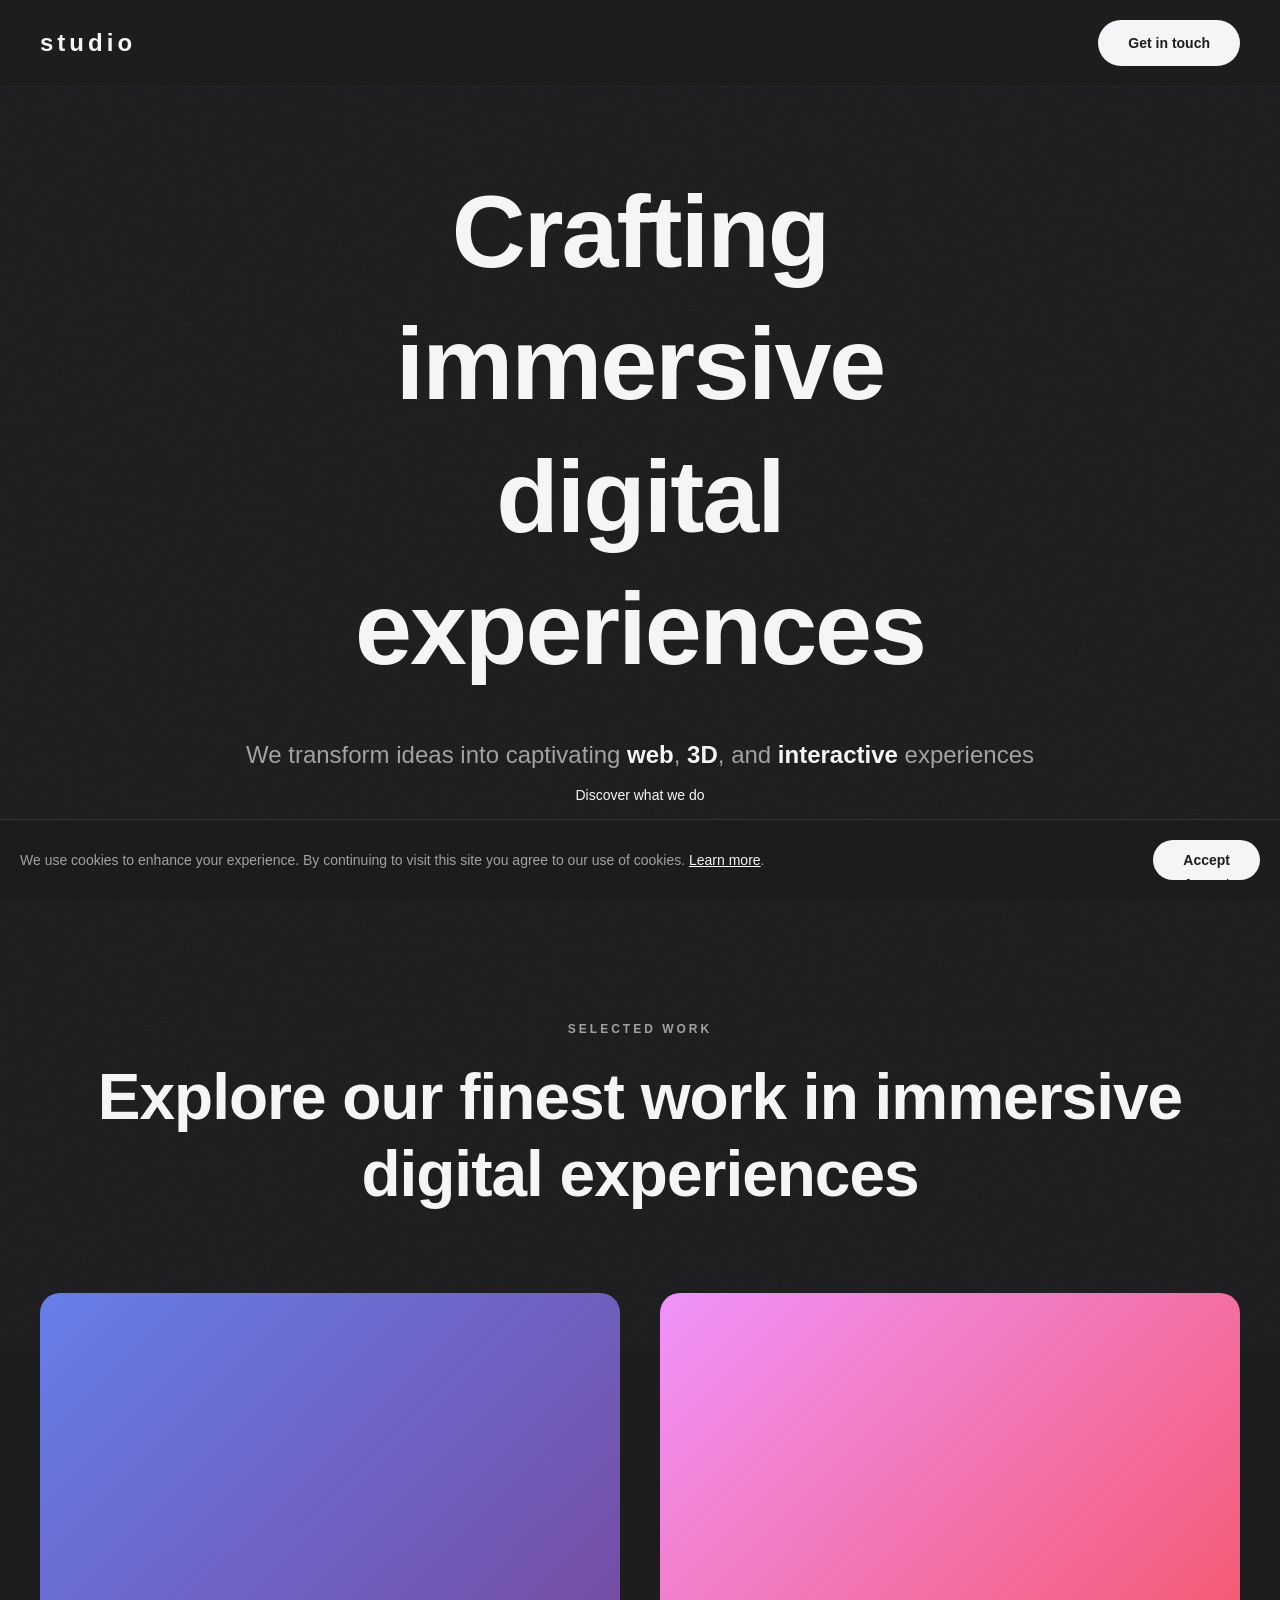
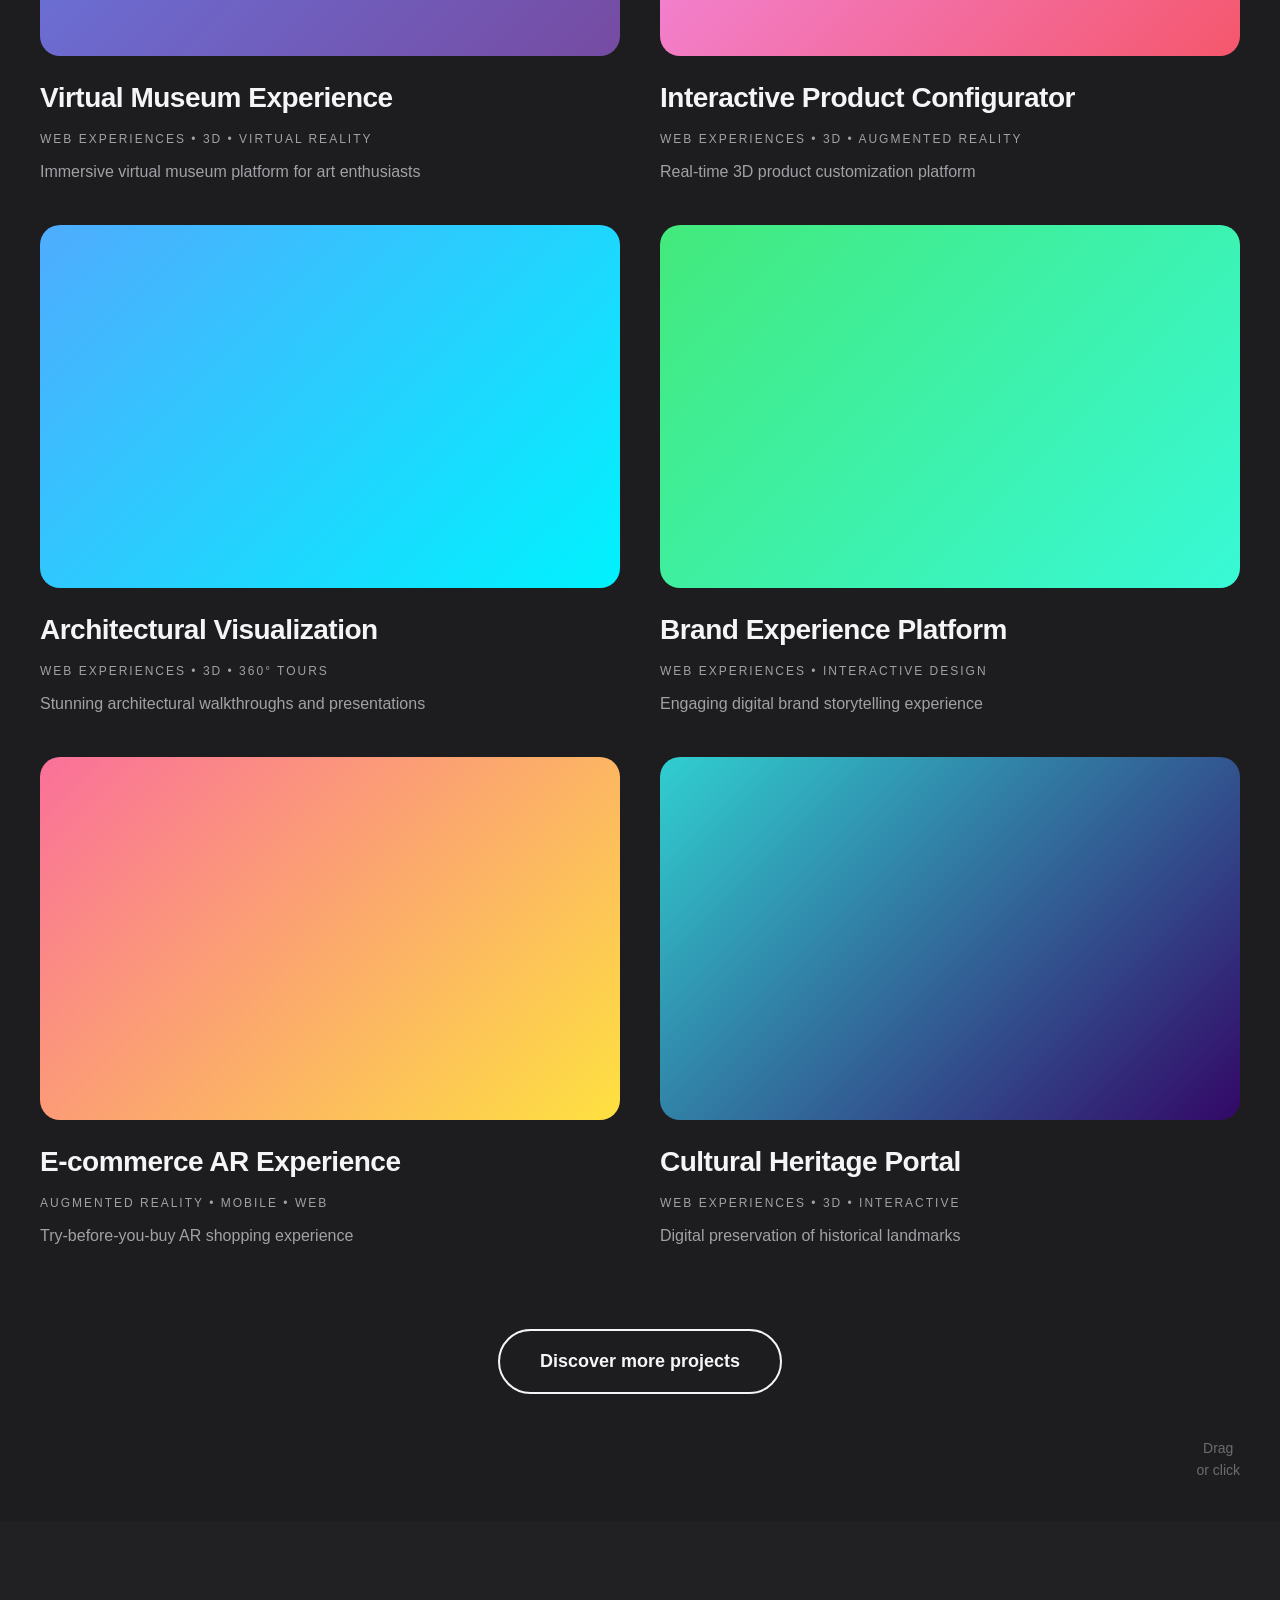
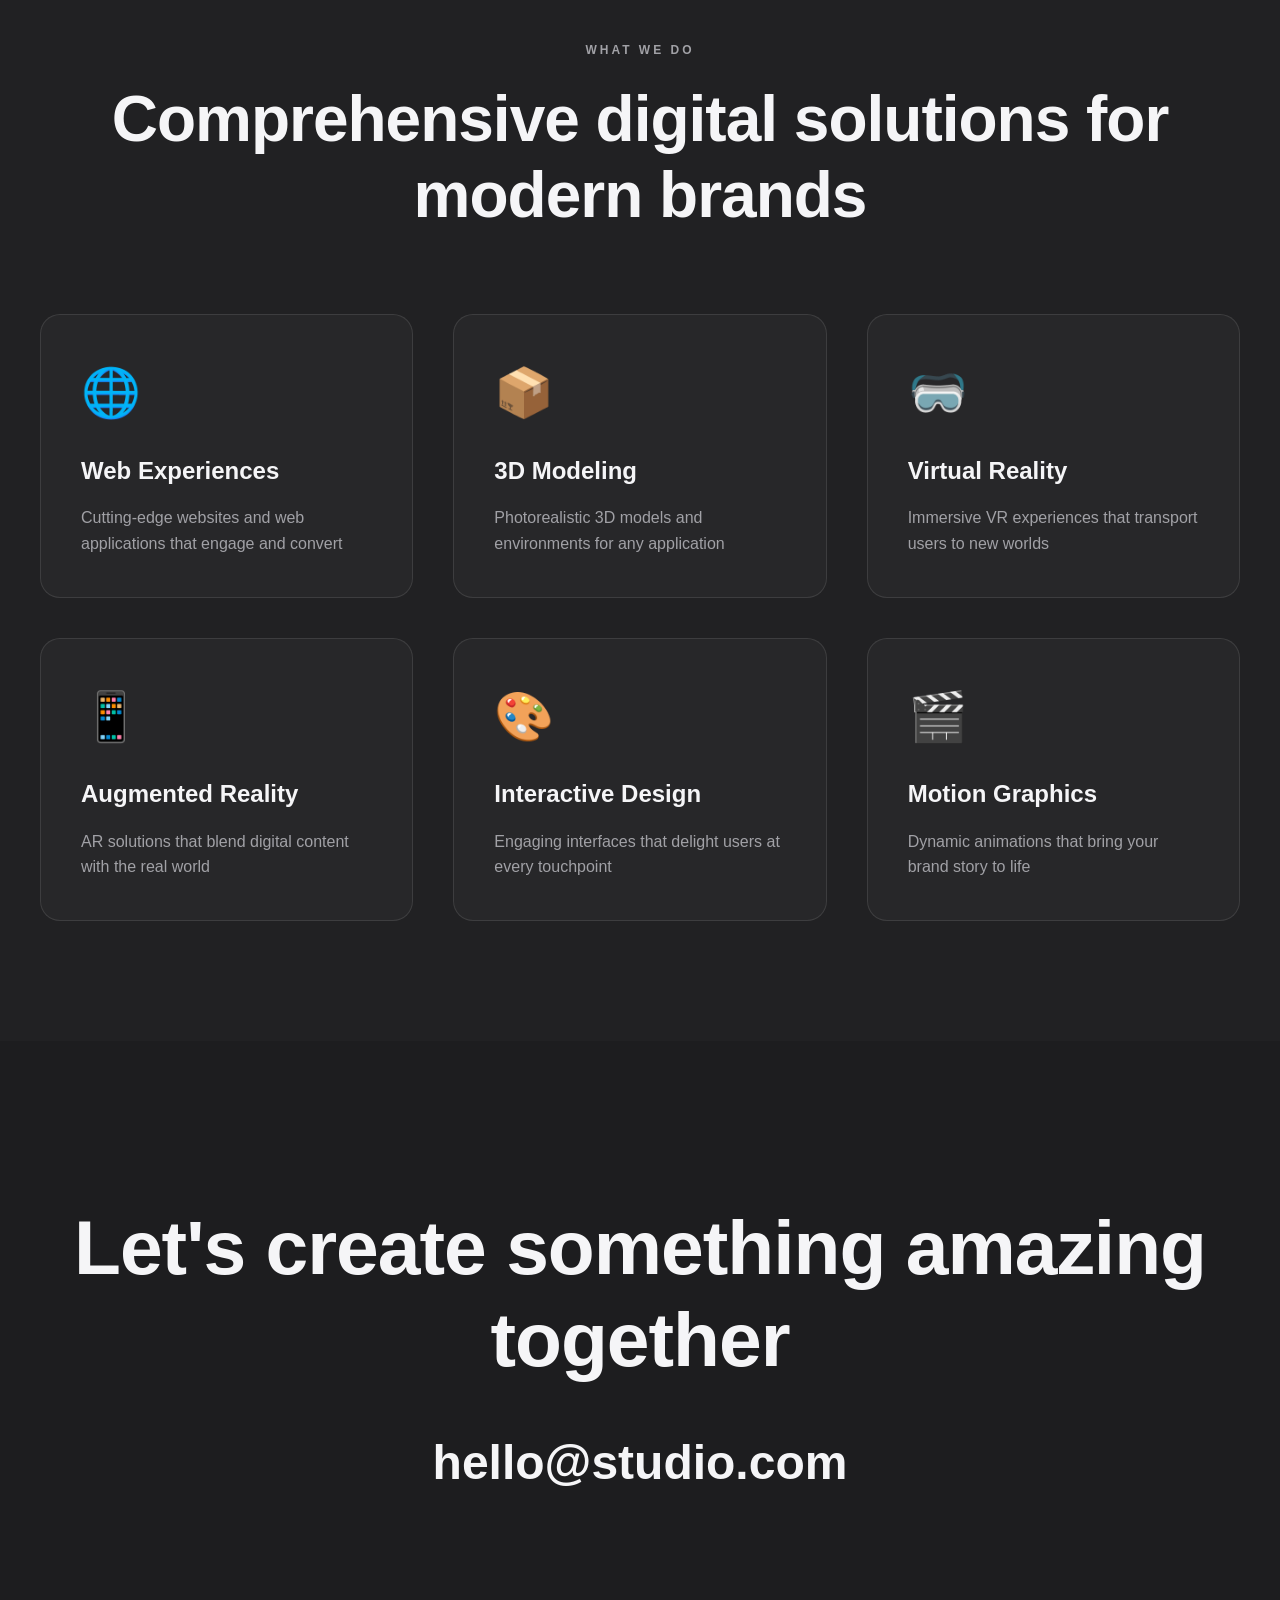
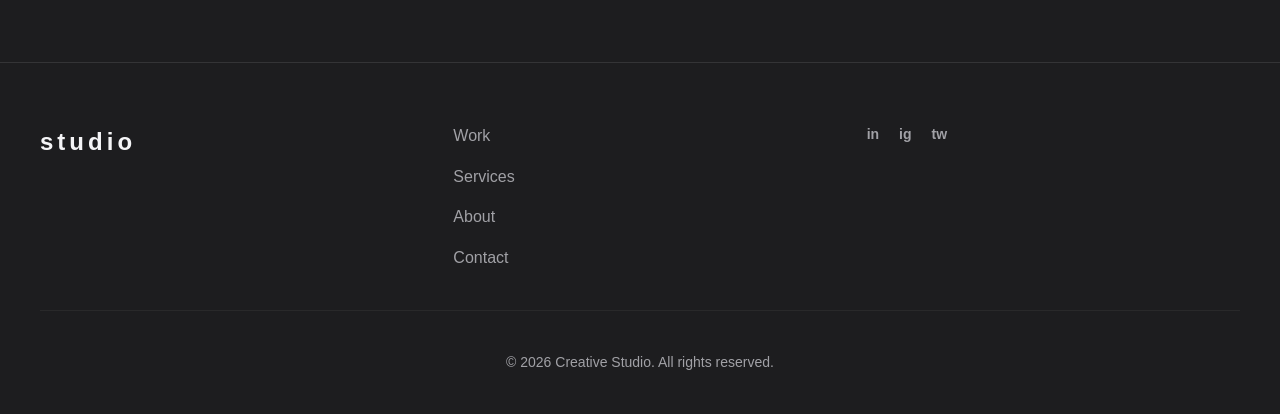
<file: index.html>
<!DOCTYPE html>
<html lang="en">
<head>
    <meta charset="UTF-8">
    <meta name="viewport" content="width=device-width, initial-scale=1.0">
    <title>Creative Studio | Immersive Digital Experiences</title>
    <link rel="stylesheet" href="styles.css">
    <link rel="stylesheet" href="enhanced-animations.css">
</head>
<body data-scroll-container>
    <!-- Cookie Notice -->
    <div class="cookie-notice" id="cookieNotice">
        <p>We use cookies to enhance your experience. By continuing to visit this site you agree to our use of cookies. <a href="#">Learn more</a>.</p>
        <button class="cookie-btn" id="cookieAccept">
            <span>Accept</span>
            <span>Accept</span>
        </button>
    </div>

    <!-- Navigation -->
    <nav class="main-nav">
        <a href="#" class="logo">
            <span>s</span>
            <span>t</span>
            <span>u</span>
            <span>d</span>
            <span>i</span>
            <span>o</span>
        </a>
        
        <button class="menu-toggle" id="menuToggle" aria-label="Toggle menu">
            <span></span>
            <span></span>
            <span></span>
        </button>
        
        <div class="nav-overlay" id="navOverlay">
            <a href="#" class="logo-overlay">
                <span>s</span>
                <span>t</span>
                <span>u</span>
                <span>d</span>
                <span>i</span>
                <span>o</span>
            </a>
            
            <div class="nav-links">
                <a href="#work" class="nav-link">
                    <span>w</span><span>o</span><span>r</span><span>k</span>
                    <span>w</span><span>o</span><span>r</span><span>k</span>
                    <span class="count">24</span>
                </a>
                <a href="#services" class="nav-link">
                    <span>s</span><span>e</span><span>r</span><span>v</span><span>i</span><span>c</span><span>e</span><span>s</span>
                    <span>s</span><span>e</span><span>r</span><span>v</span><span>i</span><span>c</span><span>e</span><span>s</span>
                </a>
                <a href="#about" class="nav-link">
                    <span>a</span><span>b</span><span>o</span><span>u</span><span>t</span>
                    <span>a</span><span>b</span><span>o</span><span>u</span><span>t</span>
                </a>
                <a href="#contact" class="nav-link">
                    <span>c</span><span>o</span><span>n</span><span>t</span><span>a</span><span>c</span><span>t</span>
                    <span>c</span><span>o</span><span>n</span><span>t</span><span>a</span><span>c</span><span>t</span>
                </a>
            </div>
            
            <div class="contact-info">
                <h4>GET IN TOUCH</h4>
                <a href="mailto:hello@studio.com">hello@studio.com</a>
                <a href="tel:+1234567890">+1 (234) 567-890</a>
                <a href="#" target="_blank">123 Creative Street<br>New York, NY 10001</a>
            </div>
        </div>
        
        <a href="#contact" class="cta-button">
            <span>Get in touch</span>
            <span>Get in touch</span>
        </a>
    </nav>

    <main>
        <!-- Hero Section -->
        <section class="hero" data-scroll-section>
            <div class="hero-background">
                <div class="grain"></div>
            </div>
            <div class="hero-content" data-scroll data-scroll-speed="-2">
                <h1 class="hero-title">
                    <span class="line">
                        <span class="word">Crafting</span>
                    </span>
                    <span class="line">
                        <span class="word">immersive</span>
                    </span>
                    <span class="line">
                        <span class="word">digital</span>
                    </span>
                    <span class="line">
                        <span class="word">experiences</span>
                    </span>
                </h1>
                
                <div class="hero-subtitle">
                    <p>We transform ideas into captivating <span class="highlight">web</span>, <span class="highlight">3D</span>, and <span class="highlight">interactive</span> experiences</p>
                </div>
            </div>
            
            <a href="#services" class="scroll-indicator" data-scroll data-scroll-speed="1">
                <span class="scroll-text">Discover what we do</span>
                <span class="scroll-text">Discover what we do</span>
                <svg class="arrow" viewBox="0 0 24 24" fill="none" stroke="currentColor">
                    <path d="M12 5v14M19 12l-7 7-7-7"/>
                </svg>
            </a>
        </section>

        <!-- Work Section -->
        <section class="work-section" id="work" data-scroll-section>
            <div class="section-header">
                <h3 class="section-label">SELECTED WORK</h3>
                <h2 class="section-title">
                    Explore our finest work in <span class="highlight">immersive</span> digital experiences
                </h2>
            </div>
            
            <div class="work-grid">
                <div class="work-item" data-scroll>
                    <a href="#" class="work-link">
                        <div class="work-image">
                            <div class="image-placeholder" style="background: linear-gradient(135deg, #667eea 0%, #764ba2 100%);"></div>
                        </div>
                        <div class="work-info">
                            <h3>Virtual Museum Experience</h3>
                            <p class="work-category">WEB EXPERIENCES • 3D • VIRTUAL REALITY</p>
                            <p class="work-description">Immersive virtual museum platform for art enthusiasts</p>
                        </div>
                    </a>
                </div>
                
                <div class="work-item" data-scroll>
                    <a href="#" class="work-link">
                        <div class="work-image">
                            <div class="image-placeholder" style="background: linear-gradient(135deg, #f093fb 0%, #f5576c 100%);"></div>
                        </div>
                        <div class="work-info">
                            <h3>Interactive Product Configurator</h3>
                            <p class="work-category">WEB EXPERIENCES • 3D • AUGMENTED REALITY</p>
                            <p class="work-description">Real-time 3D product customization platform</p>
                        </div>
                    </a>
                </div>
                
                <div class="work-item" data-scroll>
                    <a href="#" class="work-link">
                        <div class="work-image">
                            <div class="image-placeholder" style="background: linear-gradient(135deg, #4facfe 0%, #00f2fe 100%);"></div>
                        </div>
                        <div class="work-info">
                            <h3>Architectural Visualization</h3>
                            <p class="work-category">WEB EXPERIENCES • 3D • 360° TOURS</p>
                            <p class="work-description">Stunning architectural walkthroughs and presentations</p>
                        </div>
                    </a>
                </div>
                
                <div class="work-item" data-scroll>
                    <a href="#" class="work-link">
                        <div class="work-image">
                            <div class="image-placeholder" style="background: linear-gradient(135deg, #43e97b 0%, #38f9d7 100%);"></div>
                        </div>
                        <div class="work-info">
                            <h3>Brand Experience Platform</h3>
                            <p class="work-category">WEB EXPERIENCES • INTERACTIVE DESIGN</p>
                            <p class="work-description">Engaging digital brand storytelling experience</p>
                        </div>
                    </a>
                </div>
                
                <div class="work-item" data-scroll>
                    <a href="#" class="work-link">
                        <div class="work-image">
                            <div class="image-placeholder" style="background: linear-gradient(135deg, #fa709a 0%, #fee140 100%);"></div>
                        </div>
                        <div class="work-info">
                            <h3>E-commerce AR Experience</h3>
                            <p class="work-category">AUGMENTED REALITY • MOBILE • WEB</p>
                            <p class="work-description">Try-before-you-buy AR shopping experience</p>
                        </div>
                    </a>
                </div>
                
                <div class="work-item" data-scroll>
                    <a href="#" class="work-link">
                        <div class="work-image">
                            <div class="image-placeholder" style="background: linear-gradient(135deg, #30cfd0 0%, #330867 100%);"></div>
                        </div>
                        <div class="work-info">
                            <h3>Cultural Heritage Portal</h3>
                            <p class="work-category">WEB EXPERIENCES • 3D • INTERACTIVE</p>
                            <p class="work-description">Digital preservation of historical landmarks</p>
                        </div>
                    </a>
                </div>
            </div>
            
            <div class="work-cta">
                <a href="#" class="cta-link">
                    <span>Discover more projects</span>
                    <span>Discover more projects</span>
                </a>
            </div>
            
            <div class="drag-hint">
                <span>Drag</span>
                <br>
                <span>or click</span>
            </div>
        </section>

        <!-- Services Section -->
        <section class="services-section" id="services">
            <div class="section-header">
                <h3 class="section-label">WHAT WE DO</h3>
                <h2 class="section-title">
                    Comprehensive <span class="highlight">digital solutions</span> for modern brands
                </h2>
            </div>
            
            <div class="services-grid">
                <div class="service-card" data-scroll>
                    <div class="service-icon">🌐</div>
                    <h3>Web Experiences</h3>
                    <p>Cutting-edge websites and web applications that engage and convert</p>
                </div>
                
                <div class="service-card" data-scroll>
                    <div class="service-icon">📦</div>
                    <h3>3D Modeling</h3>
                    <p>Photorealistic 3D models and environments for any application</p>
                </div>
                
                <div class="service-card" data-scroll>
                    <div class="service-icon">🥽</div>
                    <h3>Virtual Reality</h3>
                    <p>Immersive VR experiences that transport users to new worlds</p>
                </div>
                
                <div class="service-card" data-scroll>
                    <div class="service-icon">📱</div>
                    <h3>Augmented Reality</h3>
                    <p>AR solutions that blend digital content with the real world</p>
                </div>
                
                <div class="service-card" data-scroll>
                    <div class="service-icon">🎨</div>
                    <h3>Interactive Design</h3>
                    <p>Engaging interfaces that delight users at every touchpoint</p>
                </div>
                
                <div class="service-card" data-scroll>
                    <div class="service-icon">🎬</div>
                    <h3>Motion Graphics</h3>
                    <p>Dynamic animations that bring your brand story to life</p>
                </div>
            </div>
        </section>

        <!-- Contact Section -->
        <section class="contact-section" id="contact">
            <div class="contact-content">
                <h2>Let's create something <span class="highlight">amazing</span> together</h2>
                <a href="mailto:hello@studio.com" class="contact-email">hello@studio.com</a>
            </div>
        </section>
    </main>

    <!-- Footer -->
    <footer class="main-footer">
        <div class="footer-content">
            <div class="footer-brand">
                <a href="#" class="footer-logo">
                    <span>s</span><span>t</span><span>u</span><span>d</span><span>i</span><span>o</span>
                </a>
            </div>
            <div class="footer-links">
                <a href="#work">Work</a>
                <a href="#services">Services</a>
                <a href="#about">About</a>
                <a href="#contact">Contact</a>
            </div>
            <div class="footer-social">
                <a href="#" aria-label="LinkedIn">in</a>
                <a href="#" aria-label="Instagram">ig</a>
                <a href="#" aria-label="Twitter">tw</a>
            </div>
        </div>
        <div class="footer-bottom">
            <p>&copy; 2026 Creative Studio. All rights reserved.</p>
        </div>
    </footer>

    <script src="script.js"></script>
    <script src="enhanced-script.js"></script>
</body>
</html>
</file>
<file: styles.css>
/* ========================================
   CSS RESET & BASE STYLES
   ======================================== */

* {
    margin: 0;
    padding: 0;
    box-sizing: border-box;
}

:root {
    --color-bg: #1d1d1f;
    --color-text: #f5f5f7;
    --color-text-secondary: #a1a1a6;
    --color-accent: #0071e3;
    --color-highlight: #06c;
    --font-primary: -apple-system, BlinkMacSystemFont, 'Segoe UI', Roboto, 'Helvetica Neue', Arial, sans-serif;
    --transition-smooth: cubic-bezier(0.4, 0, 0.2, 1);
    --transition-bounce: cubic-bezier(0.68, -0.55, 0.265, 1.55);
}

html {
    scroll-behavior: smooth;
    overflow-x: hidden;
}

body {
    font-family: var(--font-primary);
    background-color: var(--color-bg);
    color: var(--color-text);
    line-height: 1.6;
    overflow-x: hidden;
    -webkit-font-smoothing: antialiased;
    -moz-osx-font-smoothing: grayscale;
}

/* ========================================
   COOKIE NOTICE
   ======================================== */

.cookie-notice {
    position: fixed;
    bottom: 0;
    left: 0;
    right: 0;
    background: rgba(29, 29, 31, 0.95);
    backdrop-filter: blur(20px);
    padding: 20px;
    display: flex;
    justify-content: space-between;
    align-items: center;
    gap: 20px;
    z-index: 9999;
    border-top: 1px solid rgba(255, 255, 255, 0.1);
    transform: translateY(100%);
    animation: slideUp 0.6s var(--transition-smooth) forwards;
    animation-delay: 1s;
}

.cookie-notice.hidden {
    animation: slideDown 0.4s var(--transition-smooth) forwards;
}

.cookie-notice p {
    font-size: 14px;
    color: var(--color-text-secondary);
    margin: 0;
}

.cookie-notice a {
    color: var(--color-text);
    text-decoration: underline;
}

.cookie-btn {
    position: relative;
    padding: 12px 30px;
    background: var(--color-text);
    color: var(--color-bg);
    border: none;
    border-radius: 50px;
    font-size: 14px;
    font-weight: 600;
    cursor: pointer;
    overflow: hidden;
    transition: transform 0.3s var(--transition-smooth);
}

.cookie-btn span {
    display: block;
    transition: transform 0.3s var(--transition-smooth);
}

.cookie-btn span:last-child {
    position: absolute;
    top: 50%;
    left: 50%;
    transform: translate(-50%, 100%);
}

.cookie-btn:hover span:first-child {
    transform: translateY(-100%);
}

.cookie-btn:hover span:last-child {
    transform: translate(-50%, -50%);
}

.cookie-btn:active {
    transform: scale(0.95);
}

/* ========================================
   NAVIGATION
   ======================================== */

.main-nav {
    position: fixed;
    top: 0;
    left: 0;
    right: 0;
    padding: 20px 40px;
    display: flex;
    justify-content: space-between;
    align-items: center;
    z-index: 1000;
    background: rgba(29, 29, 31, 0.8);
    backdrop-filter: blur(20px);
    border-bottom: 1px solid rgba(255, 255, 255, 0.05);
    transition: transform 0.3s var(--transition-smooth);
}

.main-nav.hidden {
    transform: translateY(-100%);
}

.logo {
    font-size: 24px;
    font-weight: 700;
    text-decoration: none;
    color: var(--color-text);
    letter-spacing: 2px;
    display: flex;
    gap: 2px;
}

.logo span {
    display: inline-block;
    transition: transform 0.3s var(--transition-bounce);
}

.logo:hover span {
    animation: bounceLetters 0.6s var(--transition-bounce);
}

.logo span:nth-child(1) { animation-delay: 0s; }
.logo span:nth-child(2) { animation-delay: 0.05s; }
.logo span:nth-child(3) { animation-delay: 0.1s; }
.logo span:nth-child(4) { animation-delay: 0.15s; }
.logo span:nth-child(5) { animation-delay: 0.2s; }
.logo span:nth-child(6) { animation-delay: 0.25s; }

.menu-toggle {
    display: none;
    flex-direction: column;
    gap: 6px;
    background: none;
    border: none;
    cursor: pointer;
    padding: 10px;
    z-index: 1001;
}

.menu-toggle span {
    width: 30px;
    height: 2px;
    background: var(--color-text);
    transition: all 0.3s var(--transition-smooth);
}

.menu-toggle.active span:nth-child(1) {
    transform: rotate(45deg) translate(8px, 8px);
}

.menu-toggle.active span:nth-child(2) {
    opacity: 0;
}

.menu-toggle.active span:nth-child(3) {
    transform: rotate(-45deg) translate(8px, -8px);
}

.cta-button {
    position: relative;
    padding: 12px 30px;
    background: var(--color-text);
    color: var(--color-bg);
    text-decoration: none;
    border-radius: 50px;
    font-size: 14px;
    font-weight: 600;
    overflow: hidden;
    transition: transform 0.3s var(--transition-smooth);
}

.cta-button span {
    display: block;
    transition: transform 0.3s var(--transition-smooth);
}

.cta-button span:last-child {
    position: absolute;
    top: 50%;
    left: 50%;
    transform: translate(-50%, 100%);
}

.cta-button:hover span:first-child {
    transform: translateY(-100%);
}

.cta-button:hover span:last-child {
    transform: translate(-50%, -50%);
}

.cta-button:active {
    transform: scale(0.95);
}

/* ========================================
   NAV OVERLAY
   ======================================== */

.nav-overlay {
    position: fixed;
    top: 0;
    left: 0;
    width: 100%;
    height: 100vh;
    background: var(--color-bg);
    z-index: 999;
    display: flex;
    flex-direction: column;
    justify-content: center;
    align-items: center;
    opacity: 0;
    visibility: hidden;
    transition: opacity 0.5s var(--transition-smooth), visibility 0.5s;
}

.nav-overlay.active {
    opacity: 1;
    visibility: visible;
}

.logo-overlay {
    position: absolute;
    top: 20px;
    left: 40px;
    font-size: 24px;
    font-weight: 700;
    text-decoration: none;
    color: var(--color-text);
    letter-spacing: 2px;
    display: flex;
    gap: 2px;
}

.nav-links {
    display: flex;
    flex-direction: column;
    gap: 20px;
    margin-bottom: 60px;
}

.nav-link {
    position: relative;
    font-size: 48px;
    font-weight: 700;
    text-decoration: none;
    color: var(--color-text);
    letter-spacing: 4px;
    overflow: hidden;
    display: inline-block;
    padding: 10px 0;
}

.nav-link span {
    display: inline-block;
    transition: transform 0.3s var(--transition-smooth);
}

.nav-link .count {
    font-size: 24px;
    color: var(--color-text-secondary);
    margin-left: 10px;
}

.nav-link:hover span {
    animation: wave 0.6s var(--transition-smooth);
}

.contact-info {
    text-align: center;
}

.contact-info h4 {
    font-size: 12px;
    letter-spacing: 2px;
    color: var(--color-text-secondary);
    margin-bottom: 20px;
}

.contact-info a {
    display: block;
    color: var(--color-text);
    text-decoration: none;
    margin: 10px 0;
    transition: color 0.3s var(--transition-smooth);
}

.contact-info a:hover {
    color: var(--color-highlight);
}

/* ========================================
   HERO SECTION
   ======================================== */

.hero {
    min-height: 100vh;
    display: flex;
    flex-direction: column;
    justify-content: center;
    align-items: center;
    padding: 100px 40px 60px;
    position: relative;
    overflow: hidden;
}

.hero-content {
    max-width: 1200px;
    text-align: center;
    z-index: 1;
}

.hero-title {
    font-size: clamp(40px, 8vw, 120px);
    font-weight: 800;
    line-height: 1.1;
    margin-bottom: 40px;
    letter-spacing: -2px;
}

.hero-title .line {
    display: block;
    overflow: hidden;
    padding: 10px 0;
}

.hero-title .word {
    display: inline-block;
    opacity: 0;
    transform: translateY(100%);
    animation: slideUpFade 1s var(--transition-smooth) forwards;
}

.hero-title .line:nth-child(1) .word { animation-delay: 0.1s; }
.hero-title .line:nth-child(2) .word { animation-delay: 0.3s; }
.hero-title .line:nth-child(3) .word { animation-delay: 0.5s; }
.hero-title .line:nth-child(4) .word { animation-delay: 0.7s; }

.hero-subtitle {
    font-size: clamp(18px, 3vw, 24px);
    color: var(--color-text-secondary);
    max-width: 800px;
    margin: 0 auto;
    opacity: 0;
    animation: fadeIn 1s var(--transition-smooth) forwards;
    animation-delay: 1s;
}

.highlight {
    color: var(--color-text);
    font-weight: 600;
    position: relative;
    display: inline-block;
}

.highlight::after {
    content: '';
    position: absolute;
    bottom: 0;
    left: 0;
    width: 0;
    height: 2px;
    background: var(--color-highlight);
    transition: width 0.6s var(--transition-smooth);
}

.hero-subtitle:hover .highlight::after {
    width: 100%;
}

.scroll-indicator {
    position: absolute;
    bottom: 60px;
    left: 50%;
    transform: translateX(-50%);
    display: flex;
    flex-direction: column;
    align-items: center;
    gap: 10px;
    text-decoration: none;
    color: var(--color-text);
    font-size: 14px;
    opacity: 0;
    animation: fadeIn 1s var(--transition-smooth) forwards;
    animation-delay: 1.5s;
}

.scroll-indicator .scroll-text {
    transition: transform 0.3s var(--transition-smooth);
}

.scroll-indicator .scroll-text:last-of-type {
    position: absolute;
    transform: translateY(100%);
    opacity: 0;
}

.scroll-indicator:hover .scroll-text:first-of-type {
    transform: translateY(-100%);
    opacity: 0;
}

.scroll-indicator:hover .scroll-text:last-of-type {
    transform: translateY(0);
    opacity: 1;
}

.scroll-indicator .arrow {
    width: 24px;
    height: 24px;
    animation: bounce 2s infinite;
}

.floating-cursor {
    position: fixed;
    width: 20px;
    height: 20px;
    border: 2px solid var(--color-text);
    border-radius: 50%;
    pointer-events: none;
    z-index: 9999;
    transition: transform 0.2s var(--transition-smooth), opacity 0.2s;
    opacity: 0;
    mix-blend-mode: difference;
}

.floating-cursor.active {
    transform: scale(3);
    opacity: 1;
}

/* ========================================
   WORK SECTION
   ======================================== */

.work-section {
    padding: 120px 40px;
    position: relative;
}

.section-header {
    max-width: 1200px;
    margin: 0 auto 80px;
    text-align: center;
}

.section-label {
    font-size: 12px;
    letter-spacing: 3px;
    color: var(--color-text-secondary);
    margin-bottom: 20px;
}

.section-title {
    font-size: clamp(32px, 5vw, 64px);
    font-weight: 700;
    line-height: 1.2;
    letter-spacing: -1px;
}

.work-grid {
    max-width: 1400px;
    margin: 0 auto;
    display: grid;
    grid-template-columns: repeat(auto-fit, minmax(400px, 1fr));
    gap: 40px;
}

.work-item {
    opacity: 0;
    transform: translateY(60px);
    transition: opacity 0.8s var(--transition-smooth), transform 0.8s var(--transition-smooth);
}

.work-item.visible {
    opacity: 1;
    transform: translateY(0);
}

.work-link {
    display: block;
    text-decoration: none;
    color: var(--color-text);
    transition: transform 0.3s var(--transition-smooth);
}

.work-link:hover {
    transform: translateY(-10px);
}

.work-image {
    width: 100%;
    aspect-ratio: 16/10;
    border-radius: 20px;
    overflow: hidden;
    margin-bottom: 20px;
    position: relative;
}

.image-placeholder {
    width: 100%;
    height: 100%;
    transition: transform 0.6s var(--transition-smooth);
}

.work-link:hover .image-placeholder {
    transform: scale(1.05);
}

.work-info h3 {
    font-size: 28px;
    font-weight: 700;
    margin-bottom: 10px;
    letter-spacing: -0.5px;
}

.work-category {
    font-size: 12px;
    letter-spacing: 2px;
    color: var(--color-text-secondary);
    margin-bottom: 10px;
}

.work-description {
    font-size: 16px;
    color: var(--color-text-secondary);
    line-height: 1.6;
}

.work-cta {
    text-align: center;
    margin-top: 80px;
}

.cta-link {
    position: relative;
    display: inline-block;
    font-size: 18px;
    font-weight: 600;
    text-decoration: none;
    color: var(--color-text);
    padding: 16px 40px;
    border: 2px solid var(--color-text);
    border-radius: 50px;
    overflow: hidden;
    transition: transform 0.3s var(--transition-smooth);
}

.cta-link span {
    display: block;
    transition: transform 0.3s var(--transition-smooth);
}

.cta-link span:last-child {
    position: absolute;
    top: 50%;
    left: 50%;
    transform: translate(-50%, 100%);
}

.cta-link:hover {
    background: var(--color-text);
    color: var(--color-bg);
}

.cta-link:hover span:first-child {
    transform: translateY(-100%);
}

.cta-link:hover span:last-child {
    transform: translate(-50%, -50%);
}

.cta-link:active {
    transform: scale(0.95);
}

.drag-hint {
    position: absolute;
    bottom: 40px;
    right: 40px;
    font-size: 14px;
    color: var(--color-text-secondary);
    text-align: center;
    opacity: 0.6;
}

/* ========================================
   SERVICES SECTION
   ======================================== */

.services-section {
    padding: 120px 40px;
    background: rgba(255, 255, 255, 0.02);
}

.services-grid {
    max-width: 1200px;
    margin: 0 auto;
    display: grid;
    grid-template-columns: repeat(auto-fit, minmax(300px, 1fr));
    gap: 40px;
}

.service-card {
    padding: 40px;
    background: rgba(255, 255, 255, 0.03);
    border: 1px solid rgba(255, 255, 255, 0.1);
    border-radius: 20px;
    transition: transform 0.3s var(--transition-smooth), background 0.3s var(--transition-smooth);
    opacity: 0;
    transform: translateY(60px);
}

.service-card.visible {
    opacity: 1;
    transform: translateY(0);
}

.service-card:hover {
    transform: translateY(-10px);
    background: rgba(255, 255, 255, 0.05);
}

.service-icon {
    font-size: 48px;
    margin-bottom: 20px;
    display: block;
}

.service-card h3 {
    font-size: 24px;
    font-weight: 700;
    margin-bottom: 15px;
}

.service-card p {
    font-size: 16px;
    color: var(--color-text-secondary);
    line-height: 1.6;
}

/* ========================================
   CONTACT SECTION
   ======================================== */

.contact-section {
    padding: 160px 40px;
    text-align: center;
}

.contact-content h2 {
    font-size: clamp(40px, 6vw, 80px);
    font-weight: 800;
    line-height: 1.2;
    margin-bottom: 40px;
    letter-spacing: -1px;
}

.contact-email {
    font-size: clamp(24px, 4vw, 48px);
    font-weight: 600;
    color: var(--color-text);
    text-decoration: none;
    position: relative;
    display: inline-block;
    transition: color 0.3s var(--transition-smooth);
}

.contact-email::after {
    content: '';
    position: absolute;
    bottom: 0;
    left: 0;
    width: 0;
    height: 3px;
    background: var(--color-highlight);
    transition: width 0.6s var(--transition-smooth);
}

.contact-email:hover {
    color: var(--color-highlight);
}

.contact-email:hover::after {
    width: 100%;
}

/* ========================================
   FOOTER
   ======================================== */

.main-footer {
    padding: 60px 40px 40px;
    border-top: 1px solid rgba(255, 255, 255, 0.1);
}

.footer-content {
    max-width: 1200px;
    margin: 0 auto;
    display: grid;
    grid-template-columns: repeat(auto-fit, minmax(200px, 1fr));
    gap: 40px;
    margin-bottom: 40px;
}

.footer-logo {
    font-size: 24px;
    font-weight: 700;
    text-decoration: none;
    color: var(--color-text);
    letter-spacing: 2px;
    display: flex;
    gap: 2px;
}

.footer-links {
    display: flex;
    flex-direction: column;
    gap: 15px;
}

.footer-links a {
    color: var(--color-text-secondary);
    text-decoration: none;
    transition: color 0.3s var(--transition-smooth);
}

.footer-links a:hover {
    color: var(--color-text);
}

.footer-social {
    display: flex;
    gap: 20px;
}

.footer-social a {
    color: var(--color-text-secondary);
    text-decoration: none;
    font-size: 14px;
    font-weight: 600;
    transition: color 0.3s var(--transition-smooth);
}

.footer-social a:hover {
    color: var(--color-text);
}

.footer-bottom {
    text-align: center;
    padding-top: 40px;
    border-top: 1px solid rgba(255, 255, 255, 0.05);
}

.footer-bottom p {
    font-size: 14px;
    color: var(--color-text-secondary);
}

/* ========================================
   ANIMATIONS
   ======================================== */

@keyframes slideUp {
    from {
        transform: translateY(100%);
    }
    to {
        transform: translateY(0);
    }
}

@keyframes slideDown {
    from {
        transform: translateY(0);
    }
    to {
        transform: translateY(100%);
    }
}

@keyframes bounceLetters {
    0%, 100% {
        transform: translateY(0);
    }
    50% {
        transform: translateY(-10px);
    }
}

@keyframes slideUpFade {
    from {
        opacity: 0;
        transform: translateY(100%);
    }
    to {
        opacity: 1;
        transform: translateY(0);
    }
}

@keyframes fadeIn {
    from {
        opacity: 0;
    }
    to {
        opacity: 1;
    }
}

@keyframes bounce {
    0%, 100% {
        transform: translateY(0);
    }
    50% {
        transform: translateY(-10px);
    }
}

@keyframes wave {
    0%, 100% {
        transform: translateY(0);
    }
    50% {
        transform: translateY(-5px);
    }
}

/* ========================================
   RESPONSIVE
   ======================================== */

@media (max-width: 768px) {
    .main-nav {
        padding: 15px 20px;
    }
    
    .menu-toggle {
        display: flex;
    }
    
    .cta-button {
        display: none;
    }
    
    .hero {
        padding: 80px 20px 40px;
    }
    
    .work-section,
    .services-section {
        padding: 80px 20px;
    }
    
    .work-grid,
    .services-grid {
        grid-template-columns: 1fr;
        gap: 30px;
    }
    
    .contact-section {
        padding: 100px 20px;
    }
    
    .nav-link {
        font-size: 32px;
    }
    
    .drag-hint {
        display: none;
    }
}

@media (max-width: 480px) {
    .cookie-notice {
        flex-direction: column;
        text-align: center;
    }
    
    .footer-content {
        grid-template-columns: 1fr;
        text-align: center;
    }
    
    .footer-social {
        justify-content: center;
    }
}
</file>
<file: enhanced-animations.css>
/* ========================================
   ENHANCED ANIMATIONS & EFFECTS
   Sophisticated animations matching premium portfolios
   ======================================== */

/* Smooth Scroll */
html {
    scroll-behavior: auto;
}

html.lenis {
    height: auto;
}

.lenis.lenis-smooth {
    scroll-behavior: auto;
}

.lenis.lenis-smooth [data-lenis-prevent] {
    overscroll-behavior: contain;
}

.lenis.lenis-stopped {
    overflow: hidden;
}

.lenis.lenis-scrolling iframe {
    pointer-events: none;
}

/* Film Grain Effect */
.grain {
    position: fixed;
    top: -50%;
    left: -50%;
    right: -50%;
    bottom: -50%;
    width: 200%;
    height: 200vh;
    background: transparent url('data:image/svg+xml;utf8,<svg viewBox="0 0 200 200" xmlns="http://www.w3.org/2000/svg"><filter id="noiseFilter"><feTurbulence type="fractalNoise" baseFrequency="3.5" numOctaves="4" stitchTiles="stitch"/></filter><rect width="100%" height="100%" filter="url(%23noiseFilter)"/></svg>') repeat 0 0;
    background-repeat: repeat;
    animation: grain 8s steps(10) infinite;
    opacity: 0.03;
    pointer-events: none;
    z-index: 1;
}

@keyframes grain {
    0%, 100% { transform: translate(0, 0); }
    10% { transform: translate(-5%, -10%); }
    20% { transform: translate(-15%, 5%); }
    30% { transform: translate(7%, -25%); }
    40% { transform: translate(-5%, 25%); }
    50% { transform: translate(-15%, 10%); }
    60% { transform: translate(15%, 0%); }
    70% { transform: translate(0%, 15%); }
    80% { transform: translate(3%, 35%); }
    90% { transform: translate(-10%, 10%); }
}

.hero-background {
    position: absolute;
    top: 0;
    left: 0;
    width: 100%;
    height: 100%;
    overflow: hidden;
    z-index: 0;
}

/* Enhanced Easing Curves */
:root {
    --ease-out-expo: cubic-bezier(0.16, 1, 0.3, 1);
    --ease-out-quart: cubic-bezier(0.25, 1, 0.5, 1);
    --ease-in-out-quart: cubic-bezier(0.76, 0, 0.24, 1);
    --ease-elastic: cubic-bezier(0.68, -0.55, 0.265, 1.55);
}

/* Magnetic Effect Enhancement */
.magnetic {
    transition: transform 0.3s var(--ease-out-quart);
    will-change: transform;
}

.magnetic:hover {
    transform: translateY(-2px);
}

/* Advanced Text Reveal */
.text-reveal {
    overflow: hidden;
    display: inline-block;
}

.text-reveal span {
    display: inline-block;
    will-change: transform;
}

/* Stagger Animation */
@keyframes stagger-fade-in {
    from {
        opacity: 0;
        transform: translateY(30px);
    }
    to {
        opacity: 1;
        transform: translateY(0);
    }
}

.stagger-item {
    animation: stagger-fade-in 0.8s var(--ease-out-expo) both;
}

.stagger-item:nth-child(1) { animation-delay: 0.1s; }
.stagger-item:nth-child(2) { animation-delay: 0.2s; }
.stagger-item:nth-child(3) { animation-delay: 0.3s; }
.stagger-item:nth-child(4) { animation-delay: 0.4s; }
.stagger-item:nth-child(5) { animation-delay: 0.5s; }
.stagger-item:nth-child(6) { animation-delay: 0.6s; }

/* Image Reveal Effect */
.image-reveal {
    position: relative;
    overflow: hidden;
}

.image-reveal::before {
    content: '';
    position: absolute;
    top: 0;
    left: 0;
    width: 100%;
    height: 100%;
    background: var(--color-bg);
    transform-origin: left;
    animation: reveal-slide 1.2s var(--ease-in-out-quart) forwards;
    z-index: 2;
}

@keyframes reveal-slide {
    0% {
        transform: scaleX(1);
    }
    50% {
        transform: scaleX(1);
        transform-origin: left;
    }
    51% {
        transform-origin: right;
    }
    100% {
        transform: scaleX(0);
        transform-origin: right;
    }
}

/* Smooth Scale on Hover */
.scale-hover {
    transition: transform 0.6s var(--ease-out-quart);
    will-change: transform;
}

.scale-hover:hover {
    transform: scale(1.02);
}

/* Link Hover Underline */
.link-underline {
    position: relative;
    display: inline-block;
}

.link-underline::after {
    content: '';
    position: absolute;
    bottom: -2px;
    left: 0;
    width: 0;
    height: 2px;
    background: currentColor;
    transition: width 0.6s var(--ease-out-quart);
}

.link-underline:hover::after {
    width: 100%;
}

/* Cursor Follow Effect */
.cursor-dot {
    width: 8px;
    height: 8px;
    background-color: var(--color-text);
    border-radius: 50%;
    position: fixed;
    pointer-events: none;
    z-index: 10000;
    mix-blend-mode: difference;
    transition: transform 0.15s ease-out, opacity 0.15s;
}

.cursor-outline {
    width: 40px;
    height: 40px;
    border: 2px solid var(--color-text);
    border-radius: 50%;
    position: fixed;
    pointer-events: none;
    z-index: 10000;
    mix-blend-mode: difference;
    transition: transform 0.2s ease-out, width 0.3s, height 0.3s;
}

.cursor-outline.hover {
    width: 60px;
    height: 60px;
}

/* Parallax Layers */
.parallax-slow {
    will-change: transform;
}

/* Rotate on Scroll */
.rotate-scroll {
    will-change: transform;
}

/* Fade In View */
.fade-in-view {
    opacity: 0;
    transform: translateY(50px);
    transition: opacity 1s var(--ease-out-quart), transform 1s var(--ease-out-quart);
}

.fade-in-view.in-view {
    opacity: 1;
    transform: translateY(0);
}

/* Split Text Animation */
.split-chars span {
    display: inline-block;
    animation: char-fade-in 0.6s var(--ease-out-quart) both;
}

@keyframes char-fade-in {
    from {
        opacity: 0;
        transform: translateY(20px) rotate(5deg);
    }
    to {
        opacity: 1;
        transform: translateY(0) rotate(0);
    }
}

/* Performance */
.gpu-accelerated {
    transform: translateZ(0);
    backface-visibility: hidden;
    perspective: 1000px;
}

/* Smooth Opacity Transitions */
.smooth-opacity {
    transition: opacity 0.8s var(--ease-out-quart);
}

/* Work Grid Enhancements */
.work-item {
    will-change: transform, opacity;
}

.work-item .work-image {
    overflow: hidden;
    will-change: transform;
}

.work-item .work-image::after {
    content: '';
    position: absolute;
    top: 0;
    left: 0;
    width: 100%;
    height: 100%;
    background: linear-gradient(45deg, rgba(0,0,0,0.1), transparent);
    opacity: 0;
    transition: opacity 0.6s var(--ease-out-quart);
}

.work-item:hover .work-image::after {
    opacity: 1;
}

/* Navigation Enhancement */
.main-nav {
    will-change: transform;
}

/* Button Ripple Effect */
.ripple {
    position: relative;
    overflow: hidden;
}

.ripple::after {
    content: '';
    position: absolute;
    top: 50%;
    left: 50%;
    width: 0;
    height: 0;
    border-radius: 50%;
    background: rgba(255, 255, 255, 0.3);
    transform: translate(-50%, -50%);
    transition: width 0.6s, height 0.6s;
}

.ripple:active::after {
    width: 300px;
    height: 300px;
}

/* Loading State */
@keyframes shimmer {
    0% {
        background-position: -1000px 0;
    }
    100% {
        background-position: 1000px 0;
    }
}

.shimmer {
    animation: shimmer 2s infinite;
    background: linear-gradient(
        90deg,
        rgba(255, 255, 255, 0) 0%,
        rgba(255, 255, 255, 0.05) 50%,
        rgba(255, 255, 255, 0) 100%
    );
    background-size: 1000px 100%;
}

/* Perspective Cards */
.perspective-card {
    perspective: 1000px;
}

.perspective-card-inner {
    transition: transform 0.6s var(--ease-out-quart);
    transform-style: preserve-3d;
}

.perspective-card:hover .perspective-card-inner {
    transform: rotateY(5deg) rotateX(5deg);
}

/* Glow Effect */
.glow {
    position: relative;
}

.glow::before {
    content: '';
    position: absolute;
    inset: -2px;
    background: linear-gradient(45deg, #06c, #0071e3, #06c);
    border-radius: inherit;
    opacity: 0;
    filter: blur(20px);
    transition: opacity 0.6s var(--ease-out-quart);
    z-index: -1;
}

.glow:hover::before {
    opacity: 0.5;
}

/* Reduce Motion */
@media (prefers-reduced-motion: reduce) {
    *,
    *::before,
    *::after {
        animation-duration: 0.01ms !important;
        animation-iteration-count: 1 !important;
        transition-duration: 0.01ms !important;
        scroll-behavior: auto !important;
    }
}
</file>
